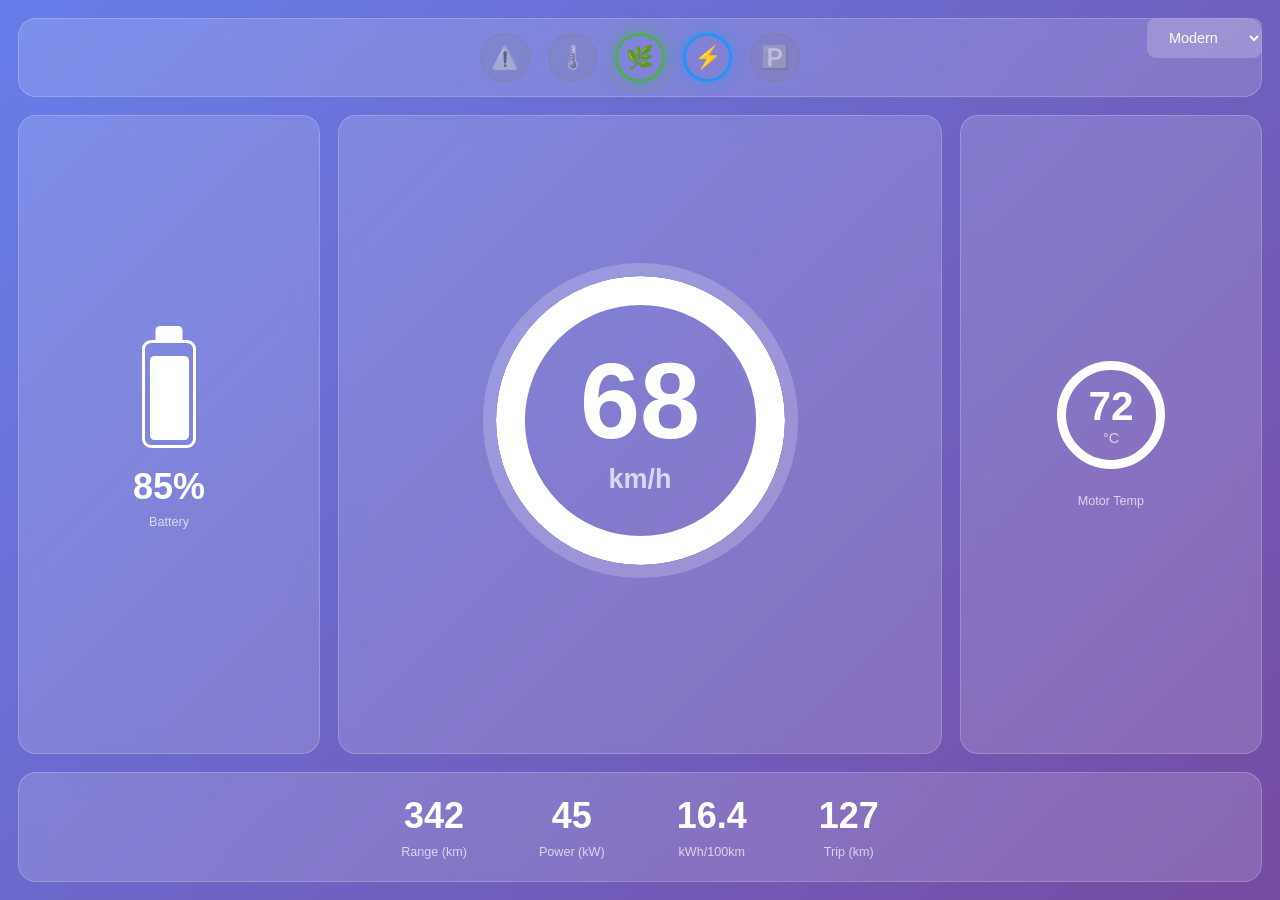
<file: esp32/MainControlESP32/ev-dashboard.html>
<!DOCTYPE html>
<html lang="en">
<head>
    <meta charset="UTF-8">
    <meta name="viewport" content="width=device-width, initial-scale=1.0">
    <title>EV Dashboard</title>
    <style>
        * {
            margin: 0;
            padding: 0;
            box-sizing: border-box;
        }

        body {
            font-family: 'Arial', sans-serif;
            overflow: hidden;
            transition: background 0.3s ease;
        }

        /* Theme Styles */
        body.modern {
            background: linear-gradient(135deg, #667eea 0%, #764ba2 100%);
        }

        body.futuristic {
            background: #0a0e27;
        }

        body.minimal {
            background: #f5f5f5;
        }

        body.racing {
            background: radial-gradient(ellipse at center, #1a1a1a 0%, #000000 100%);
        }

        .dashboard {
            width: 100vw;
            height: 100vh;
            display: grid;
            grid-template-columns: 1fr 2fr 1fr;
            grid-template-rows: auto 1fr auto;
            gap: 2vmin;
            padding: 2vmin;
        }

        .theme-selector {
            position: absolute;
            top: 2vmin;
            right: 2vmin;
            z-index: 1000;
        }

        .theme-selector select {
            padding: 1.2vmin 2vmin;
            border-radius: 1vmin;
            border: none;
            font-size: 1.6vmin;
            cursor: pointer;
            background: rgba(255, 255, 255, 0.2);
            color: white;
            backdrop-filter: blur(10px);
        }

        body.minimal .theme-selector select {
            background: rgba(0, 0, 0, 0.1);
            color: #333;
        }

        .widget {
            border-radius: 2vmin;
            padding: 2vmin;
            display: flex;
            flex-direction: column;
            justify-content: center;
            align-items: center;
            backdrop-filter: blur(10px);
            transition: all 0.3s ease;
        }

        /* Modern Theme */
        body.modern .widget {
            background: rgba(255, 255, 255, 0.15);
            border: 1px solid rgba(255, 255, 255, 0.2);
            color: white;
        }

        /* Futuristic Theme */
        body.futuristic .widget {
            background: rgba(0, 255, 255, 0.05);
            border: 1px solid #00ffff;
            color: #00ffff;
            box-shadow: 0 0 20px rgba(0, 255, 255, 0.3);
        }

        /* Minimal Theme */
        body.minimal .widget {
            background: white;
            border: 1px solid #e0e0e0;
            color: #333;
            box-shadow: 0 2px 10px rgba(0, 0, 0, 0.1);
        }

        /* Racing Theme */
        body.racing .widget {
            background: rgba(255, 0, 0, 0.1);
            border: 2px solid #ff0000;
            color: #ff0000;
            box-shadow: 0 0 30px rgba(255, 0, 0, 0.4);
        }

        .speed-display {
            grid-column: 2;
            grid-row: 2;
            font-size: 12vmin;
            font-weight: bold;
            position: relative;
            display: flex;
            flex-direction: column;
            align-items: center;
            justify-content: center;
        }

        .speed-gauge {
            width: 35vmin;
            height: 35vmin;
            position: relative;
            margin-bottom: 3vmin;
        }

        .speed-gauge-bg {
            width: 100%;
            height: 100%;
            border-radius: 50%;
            border: 1.5vmin solid rgba(255, 255, 255, 0.2);
            position: relative;
            overflow: hidden;
        }

        body.minimal .speed-gauge-bg {
            border-color: rgba(0, 0, 0, 0.1);
        }

        .speed-gauge-fill {
            position: absolute;
            width: 100%;
            height: 100%;
            border-radius: 50%;
            clip-path: polygon(50% 50%, 50% 0%, 100% 0%, 100% 100%, 0% 100%, 0% 0%, 50% 0%);
            transition: transform 0.5s ease;
            transform-origin: center;
        }

        .speed-gauge-inner {
            position: absolute;
            top: 50%;
            left: 50%;
            transform: translate(-50%, -50%);
            display: flex;
            flex-direction: column;
            align-items: center;
            justify-content: center;
        }

        .speed-value-large {
            font-size: 12vmin;
            font-weight: bold;
            line-height: 1;
        }

        .speed-label {
            font-size: 3vmin;
            margin-top: 1vmin;
            opacity: 0.7;
        }

        .battery-widget {
            grid-column: 1;
            grid-row: 2;
        }

        .battery-container {
            width: 6vmin;
            height: 12vmin;
            border: 0.4vmin solid currentColor;
            border-radius: 1vmin;
            position: relative;
            padding: 0.5vmin;
            margin-bottom: 2vmin;
        }

        .battery-cap {
            width: 3vmin;
            height: 1.5vmin;
            background: currentColor;
            position: absolute;
            top: -1.8vmin;
            left: 50%;
            transform: translateX(-50%);
            border-radius: 0.5vmin 0.5vmin 0 0;
        }

        .battery-level {
            width: calc(100% - 1vmin);
            background: currentColor;
            position: absolute;
            bottom: 0.5vmin;
            left: 0.5vmin;
            border-radius: 0.5vmin;
            transition: height 0.5s ease;
        }

        .battery-percentage {
            font-size: 4vmin;
            font-weight: bold;
        }

        .temp-widget {
            grid-column: 3;
            grid-row: 2;
        }

        .temp-gauge {
            width: 12vmin;
            height: 12vmin;
            border-radius: 50%;
            border: 1vmin solid currentColor;
            display: flex;
            flex-direction: column;
            justify-content: center;
            align-items: center;
            margin-bottom: 2vmin;
            position: relative;
        }

        .temp-value {
            font-size: 4.5vmin;
            font-weight: bold;
        }

        .temp-label {
            font-size: 1.6vmin;
            opacity: 0.7;
        }

        .warning-lights {
            grid-column: 1 / 4;
            grid-row: 1;
            display: flex;
            flex-direction: row;
            justify-content: center;
            align-items: center;
            gap: 2vmin;
            padding: 1.5vmin 2vmin;
        }

        .warning-light {
            width: 5.5vmin;
            height: 5.5vmin;
            border-radius: 50%;
            display: flex;
            justify-content: center;
            align-items: center;
            cursor: pointer;
            transition: all 0.3s ease;
            font-size: 2.5vmin;
            flex-shrink: 0;
            background: rgba(128, 128, 128, 0.3);
            border: 0.3vmin solid rgba(128, 128, 128, 0.5);
            filter: grayscale(100%);
            opacity: 0.5;
        }

        .warning-light.active {
            filter: grayscale(0%);
            opacity: 1;
        }

        @keyframes pulse {
            0%, 100% { opacity: 1; transform: scale(1); }
            50% { opacity: 0.8; transform: scale(1.05); }
        }

        .warning-light.battery-warning { color: white; }
        .warning-light.battery-warning.active { 
            background: transparent;
            border: 0.4vmin solid #ffa500;
            box-shadow: 0 0 2vmin rgba(255, 165, 0, 0.6);
            animation: pulse 1s infinite;
        }
        
        .warning-light.temp-warning { color: white; }
        .warning-light.temp-warning.active { 
            background: transparent;
            border: 0.4vmin solid #ff0000;
            box-shadow: 0 0 2vmin rgba(255, 0, 0, 0.6);
            animation: pulse 1s infinite;
        }
        
        .warning-light.eco-mode { color: white; }
        .warning-light.eco-mode.active { 
            background: transparent;
            border: 0.4vmin solid #4caf50;
            box-shadow: 0 0 2vmin rgba(76, 175, 80, 0.6);
        }
        
        .warning-light.regen { color: white; }
        .warning-light.regen.active { 
            background: transparent;
            border: 0.4vmin solid #2196f3;
            box-shadow: 0 0 2vmin rgba(33, 150, 243, 0.6);
        }
        
        .warning-light.parking { color: white; }
        .warning-light.parking.active { 
            background: transparent;
            border: 0.4vmin solid #ffa500;
            box-shadow: 0 0 2vmin rgba(255, 165, 0, 0.6);
        }

        .info-panel {
            grid-column: 1 / 4;
            grid-row: 3;
            display: flex;
            flex-direction: row;
            justify-content: center;
            align-items: center;
            gap: 4vmin;
            padding: 1.5vmin 2vmin;
        }

        .info-item {
            text-align: center;
            padding: 1vmin 2vmin;
            flex-shrink: 0;
        }

        .info-value {
            font-size: 4vmin;
            font-weight: bold;
        }

        .info-label {
            font-size: 1.4vmin;
            opacity: 0.7;
            margin-top: 0.8vmin;
        }

        .tooltip {
            position: relative;
        }

        .tooltip:hover::after {
            content: attr(data-tooltip);
            position: absolute;
            bottom: 100%;
            left: 50%;
            transform: translateX(-50%);
            background: rgba(0, 0, 0, 0.8);
            color: white;
            padding: 0.8vmin 1.5vmin;
            border-radius: 0.6vmin;
            white-space: nowrap;
            font-size: 1.4vmin;
            margin-bottom: 0.8vmin;
        }

        /* Media queries for very small and very large screens */
        @media (max-width: 768px) {
            .dashboard {
                gap: 1.5vmin;
                padding: 1.5vmin;
            }
            .speed-display {
                font-size: 18vmin;
            }
            .speed-label {
                font-size: 4.5vmin;
            }
            .battery-container {
                width: 10vmin;
                height: 16vmin;
            }
            .battery-percentage {
                font-size: 6vmin;
            }
            .temp-gauge {
                width: 18vmin;
                height: 18vmin;
                border: 1.5vmin solid currentColor;
            }
            .temp-value {
                font-size: 6vmin;
            }
            .temp-label {
                font-size: 3vmin;
            }
            .warning-light {
                width: 9vmin;
                height: 9vmin;
                font-size: 4.5vmin;
            }
            .info-value {
                font-size: 6vmin;
            }
            .info-label {
                font-size: 3vmin;
            }
            .theme-selector select {
                font-size: 3.5vmin;
                padding: 1.5vmin 2.5vmin;
            }
        }

        @media (min-width: 1920px) {
            .speed-display {
                font-size: 180px;
            }
            .speed-label {
                font-size: 42px;
            }
            .battery-container {
                width: 90px;
                height: 180px;
            }
            .battery-percentage {
                font-size: 60px;
            }
            .temp-gauge {
                width: 180px;
                height: 180px;
                border: 14px solid currentColor;
            }
            .temp-value {
                font-size: 65px;
            }
            .temp-label {
                font-size: 24px;
            }
            .warning-light {
                width: 80px;
                height: 80px;
                font-size: 36px;
            }
            .info-value {
                font-size: 60px;
            }
            .info-label {
                font-size: 20px;
            }
            .theme-selector select {
                font-size: 22px;
            }
        }
    </style>
</head>
<body class="modern">
    <div class="theme-selector">
        <select id="themeSelect">
            <option value="modern">Modern</option>
            <option value="futuristic">Futuristic</option>
            <option value="minimal">Minimal</option>
            <option value="racing">Racing</option>
        </select>
    </div>

    <div class="dashboard">
        <div class="widget warning-lights">
            <div class="warning-light battery-warning tooltip" data-tooltip="Low Battery Warning" onclick="toggleLight(this)">⚠️</div>
            <div class="warning-light temp-warning tooltip" data-tooltip="High Temperature Warning" onclick="toggleLight(this)">🌡️</div>
            <div class="warning-light eco-mode active tooltip" data-tooltip="Eco Mode" onclick="toggleLight(this)">🌿</div>
            <div class="warning-light regen active tooltip" data-tooltip="Regenerative Braking" onclick="toggleLight(this)">⚡</div>
            <div class="warning-light parking tooltip" data-tooltip="Parking Brake" onclick="toggleLight(this)">🅿️</div>
        </div>

        <div class="widget battery-widget">
            <div class="battery-container">
                <div class="battery-cap"></div>
                <div class="battery-level" id="batteryLevel"></div>
            </div>
            <div class="battery-percentage" id="batteryPercent">85%</div>
            <div class="info-label">Battery</div>
        </div>

        <div class="widget speed-display">
            <div class="speed-gauge">
                <div class="speed-gauge-bg">
                    <svg class="speed-gauge-fill" viewBox="0 0 100 100" style="transform: rotate(-90deg)">
                        <circle id="speedArc" cx="50" cy="50" r="45" fill="none" stroke="currentColor" stroke-width="10" 
                                stroke-dasharray="282.7" stroke-dashoffset="0" 
                                style="transition: stroke-dashoffset 0.5s ease"/>
                    </svg>
                </div>
                <div class="speed-gauge-inner">
                    <div class="speed-value-large" id="speedValue">68</div>
                    <div class="speed-label">km/h</div>
                </div>
            </div>
        </div>

        <div class="widget temp-widget">
            <div class="temp-gauge">
                <div class="temp-value" id="tempValue">72</div>
                <div class="temp-label">°C</div>
            </div>
            <div class="info-label">Motor Temp</div>
        </div>

        <div class="widget info-panel">
            <div class="info-item">
                <div class="info-value" id="rangeValue">342</div>
                <div class="info-label">Range (km)</div>
            </div>
            <div class="info-item">
                <div class="info-value" id="powerValue">45</div>
                <div class="info-label">Power (kW)</div>
            </div>
            <div class="info-item">
                <div class="info-value" id="efficiencyValue">16.4</div>
                <div class="info-label">kWh/100km</div>
            </div>
            <div class="info-item">
                <div class="info-value" id="tripValue">127</div>
                <div class="info-label">Trip (km)</div>
            </div>
        </div>
    </div>

    <script>
        // Theme switching
        const themeSelect = document.getElementById('themeSelect');
        themeSelect.addEventListener('change', (e) => {
            document.body.className = e.target.value;
        });

        // Toggle warning lights
        function toggleLight(element) {
            element.classList.toggle('active');
        }

        // Simulate dynamic data updates
        function updateDashboard() {
            // Speed simulation (varies between 40-120 km/h)
            const speed = Math.floor(40 + Math.random() * 80);
            document.getElementById('speedValue').textContent = speed;
            
            // Update speed gauge (max speed 160 km/h for the gauge)
            const maxSpeed = 160;
            const speedPercentage = (speed / maxSpeed) * 100;
            const circumference = 282.7;
            const offset = circumference - (circumference * speedPercentage) / 100;
            document.getElementById('speedArc').style.strokeDashoffset = offset;

            // Battery simulation (slow discharge)
            const currentBattery = parseInt(document.getElementById('batteryPercent').textContent);
            const newBattery = Math.max(20, currentBattery - (Math.random() < 0.1 ? 1 : 0));
            document.getElementById('batteryPercent').textContent = newBattery + '%';
            
            // Calculate battery level height dynamically based on container
            const container = document.querySelector('.battery-container');
            const containerHeight = container.offsetHeight - (parseFloat(getComputedStyle(container).padding) * 2);
            const levelHeight = (newBattery / 100) * containerHeight;
            document.getElementById('batteryLevel').style.height = levelHeight + 'px';
            
            // Auto-activate battery warning if low
            const batteryWarning = document.querySelector('.battery-warning');
            if (newBattery < 30 && !batteryWarning.classList.contains('active')) {
                batteryWarning.classList.add('active');
            } else if (newBattery >= 30) {
                batteryWarning.classList.remove('active');
            }

            // Temperature simulation (varies between 60-95°C)
            const temp = Math.floor(60 + Math.random() * 35);
            document.getElementById('tempValue').textContent = temp;
            
            // Auto-activate temp warning if high
            const tempWarning = document.querySelector('.temp-warning');
            if (temp > 85 && !tempWarning.classList.contains('active')) {
                tempWarning.classList.add('active');
            } else if (temp <= 85) {
                tempWarning.classList.remove('active');
            }

            // Range calculation based on battery
            const range = Math.floor(newBattery * 4);
            document.getElementById('rangeValue').textContent = range;

            // Power varies with speed
            const power = Math.floor(speed * 0.5 + Math.random() * 20);
            document.getElementById('powerValue').textContent = power;

            // Efficiency
            const efficiency = (15 + Math.random() * 4).toFixed(1);
            document.getElementById('efficiencyValue').textContent = efficiency;

            // Trip distance slowly increases
            const currentTrip = parseInt(document.getElementById('tripValue').textContent);
            document.getElementById('tripValue').textContent = currentTrip + (Math.random() < 0.3 ? 1 : 0);
        }

        // Initialize battery level on load
        window.addEventListener('load', () => {
            const container = document.querySelector('.battery-container');
            const containerHeight = container.offsetHeight - (parseFloat(getComputedStyle(container).padding) * 2);
            const levelHeight = (85 / 100) * containerHeight;
            document.getElementById('batteryLevel').style.height = levelHeight + 'px';
        });

        // Update dashboard every 2 seconds
        setInterval(updateDashboard, 2000);
    </script>
</body>
</html>
</file>
